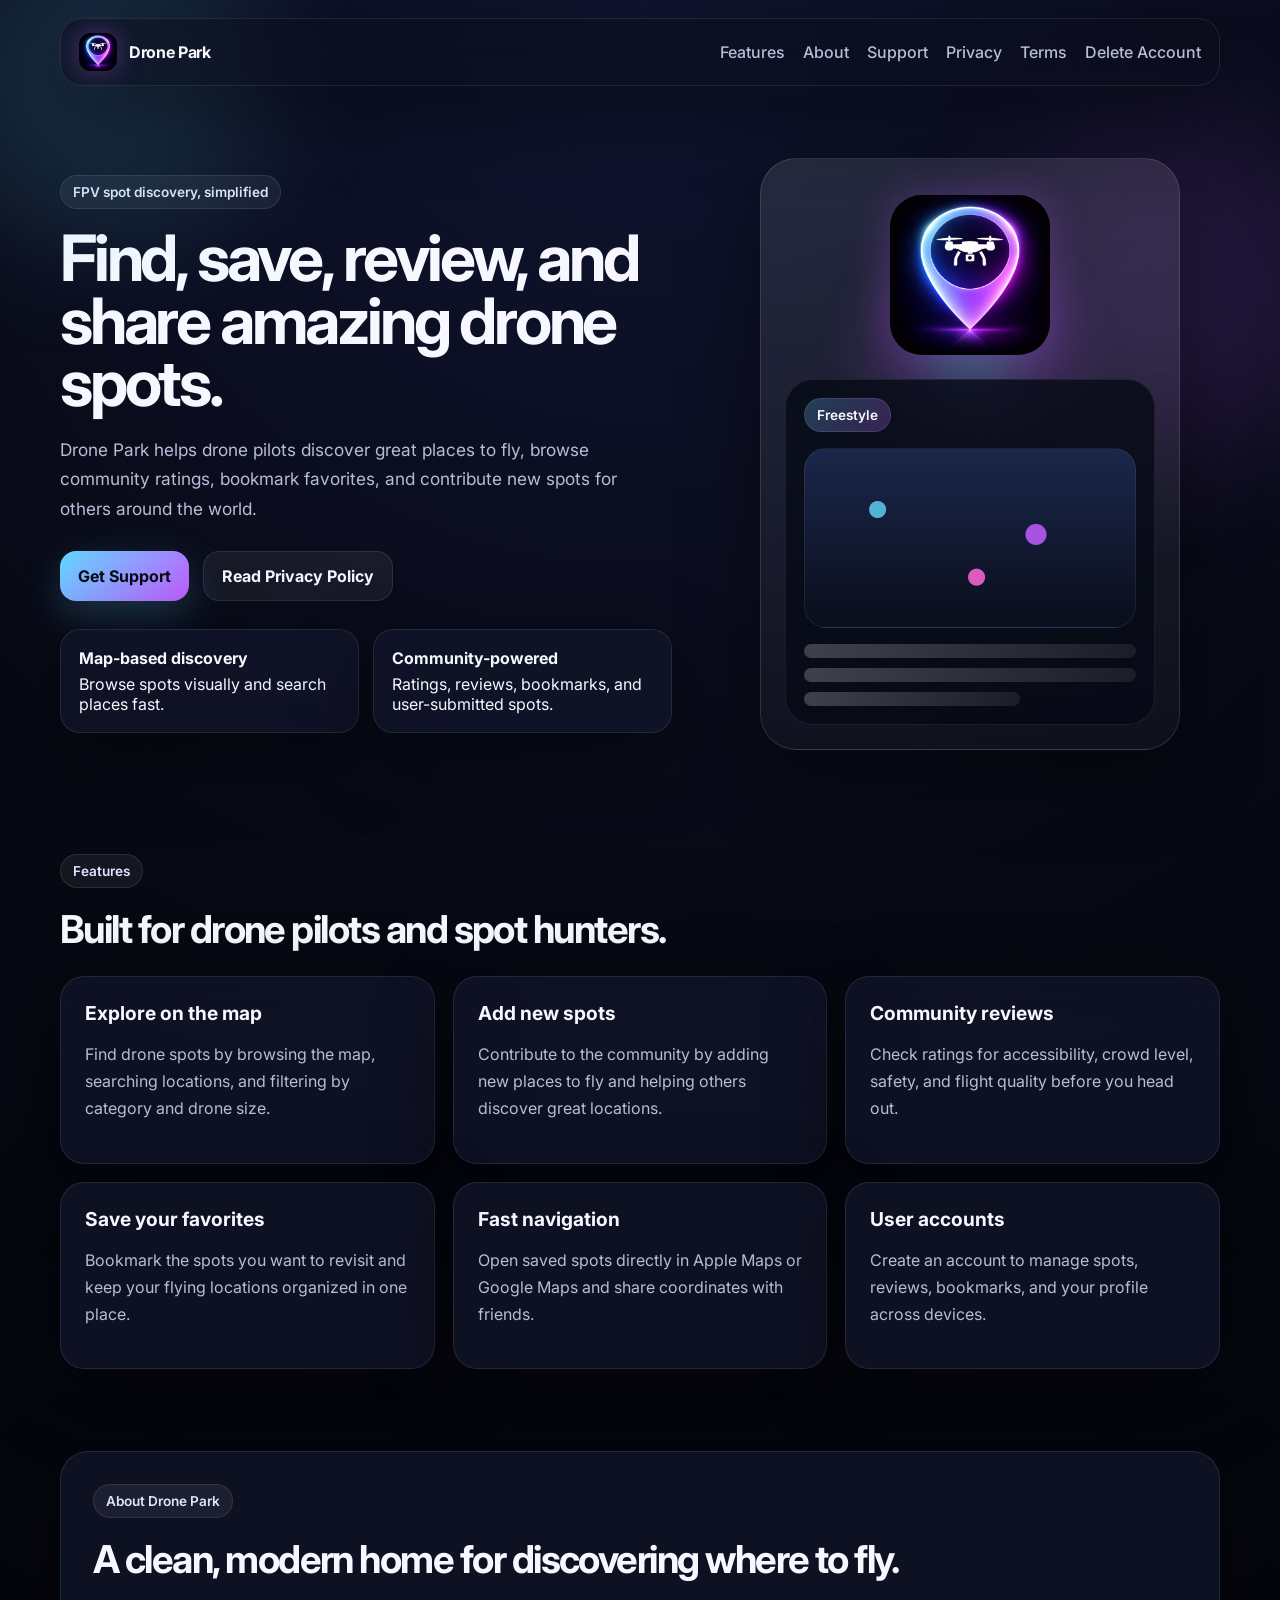
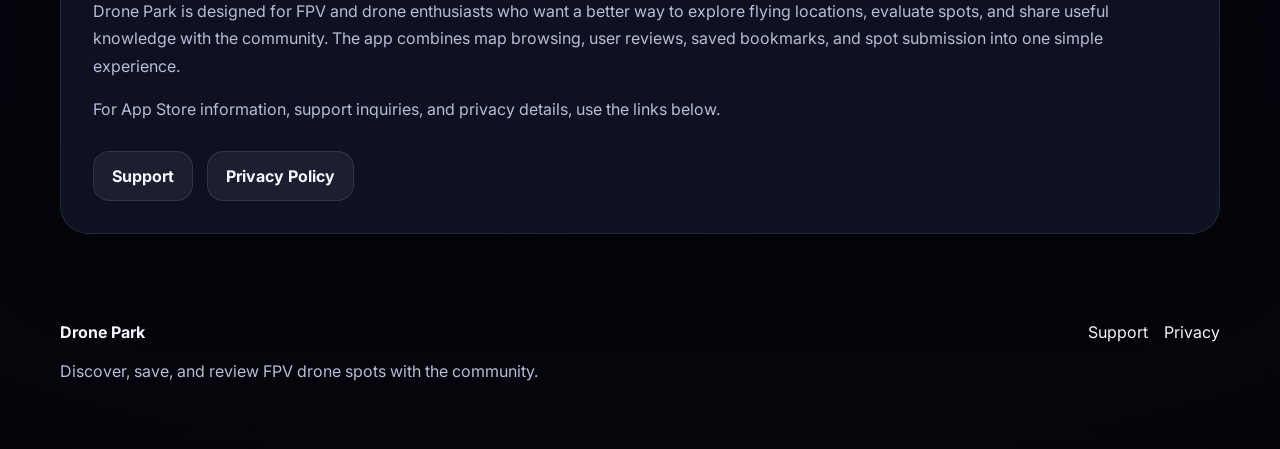
<file: index.html>
<!DOCTYPE html>
<html lang="en">
<head>
  <meta charset="UTF-8" />
  <meta name="viewport" content="width=device-width, initial-scale=1.0" />
  <title>Drone Park — Discover Drone Spots Worldwide</title>
  <meta name="description" content="Drone Park helps pilots discover, save, review, and share drone flying spots around the world." />
  <meta name="theme-color" content="#0a0a14" />
  <link rel="preconnect" href="https://fonts.googleapis.com">
  <link rel="preconnect" href="https://fonts.gstatic.com" crossorigin>
  <link href="https://fonts.googleapis.com/css2?family=Inter:wght@400;500;600;700;800&display=swap" rel="stylesheet">
  <link rel="icon" type="image/png" href="appicon.png" />
  <link rel="stylesheet" href="styles.css" />
</head>
<body>
  <div class="bg-orb orb-1"></div>
  <div class="bg-orb orb-2"></div>
  <div class="bg-grid"></div>

  <header class="site-header">
    <a class="brand" href="#top" aria-label="Drone Park home">
      <img src="appicon.png" alt="Drone Park app icon" class="brand-logo" />
      <span>Drone Park</span>
    </a>

    <nav class="nav">
      <a href="#features">Features</a>
      <a href="#about">About</a>
      <a href="support.html">Support</a>
      <a href="privacy.html">Privacy</a>
      <a href="terms.html">Terms</a>
      <a href="delete-account.html">Delete Account</a>
    </nav>
  </header>

  <main id="top">
    <section class="hero container">
      <div class="hero-copy">
        <span class="eyebrow">FPV spot discovery, simplified</span>
        <h1>Find, save, review, and share amazing drone spots.</h1>
        <p class="lead">
          Drone Park helps drone pilots discover great places to fly, browse community ratings,
          bookmark favorites, and contribute new spots for others around the world.
        </p>

        <div class="cta-row">
          <a class="btn btn-primary" href="support.html">Get Support</a>
          <a class="btn btn-secondary" href="privacy.html">Read Privacy Policy</a>
        </div>

        <div class="meta-row">
          <div class="meta-card">
            <strong>Map-based discovery</strong>
            <span>Browse spots visually and search places fast.</span>
          </div>
          <div class="meta-card">
            <strong>Community-powered</strong>
            <span>Ratings, reviews, bookmarks, and user-submitted spots.</span>
          </div>
        </div>
      </div>

      <div class="hero-visual">
        <div class="phone-shell">
          <div class="phone-glow"></div>
          <img src="appicon.png" alt="Drone Park logo" class="hero-logo" />
          <div class="phone-card">
            <div class="mini-pill">Freestyle</div>
            <div class="mini-map"></div>
            <div class="mini-list">
              <div class="mini-item"></div>
              <div class="mini-item"></div>
              <div class="mini-item short"></div>
            </div>
          </div>
        </div>
      </div>
    </section>

    <section id="features" class="container section">
      <div class="section-heading">
        <span class="eyebrow">Features</span>
        <h2>Built for drone pilots and spot hunters.</h2>
      </div>

      <div class="feature-grid">
        <article class="feature-card">
          <h3>Explore on the map</h3>
          <p>Find drone spots by browsing the map, searching locations, and filtering by category and drone size.</p>
        </article>
        <article class="feature-card">
          <h3>Add new spots</h3>
          <p>Contribute to the community by adding new places to fly and helping others discover great locations.</p>
        </article>
        <article class="feature-card">
          <h3>Community reviews</h3>
          <p>Check ratings for accessibility, crowd level, safety, and flight quality before you head out.</p>
        </article>
        <article class="feature-card">
          <h3>Save your favorites</h3>
          <p>Bookmark the spots you want to revisit and keep your flying locations organized in one place.</p>
        </article>
        <article class="feature-card">
          <h3>Fast navigation</h3>
          <p>Open saved spots directly in Apple Maps or Google Maps and share coordinates with friends.</p>
        </article>
        <article class="feature-card">
          <h3>User accounts</h3>
          <p>Create an account to manage spots, reviews, bookmarks, and your profile across devices.</p>
        </article>
      </div>
    </section>

    <section id="about" class="container section about-section">
      <div class="about-card">
        <span class="eyebrow">About Drone Park</span>
        <h2>A clean, modern home for discovering where to fly.</h2>
        <p>
          Drone Park is designed for FPV and drone enthusiasts who want a better way to explore flying locations,
          evaluate spots, and share useful knowledge with the community. The app combines map browsing,
          user reviews, saved bookmarks, and spot submission into one simple experience.
        </p>
        <p>
          For App Store information, support inquiries, and privacy details, use the links below.
        </p>
        <div class="link-row">
          <a href="support.html">Support</a>
          <a href="privacy.html">Privacy Policy</a>
        </div>
      </div>
    </section>
  </main>

  <footer class="site-footer container">
    <div>
      <strong>Drone Park</strong>
      <p>Discover, save, and review FPV drone spots with the community.</p>
    </div>
    <div class="footer-links">
      <a href="support.html">Support</a>
      <a href="privacy.html">Privacy</a>
    </div>
  </footer>
</body>
</html>
</file>
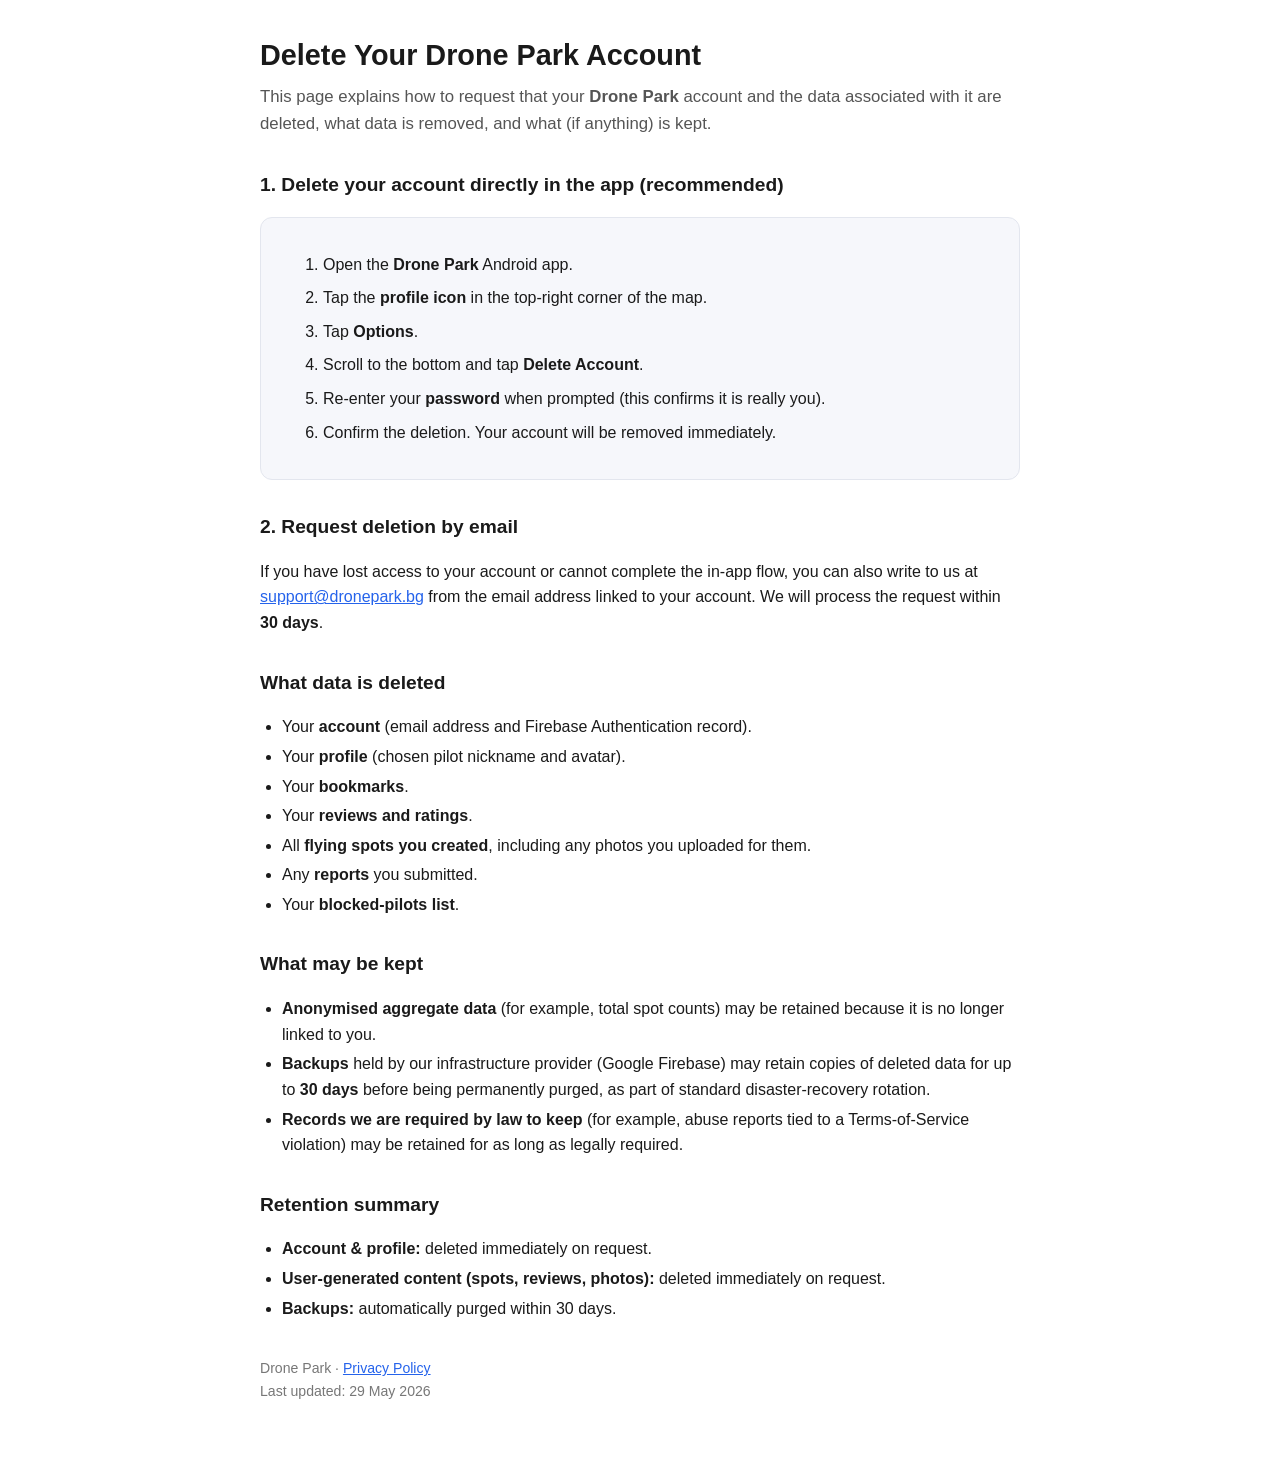
<file: delete-account.html>
<!DOCTYPE html>
<html lang="en">
<head>
<meta charset="UTF-8">
<meta name="viewport" content="width=device-width, initial-scale=1.0">
<title>Delete Your Drone Park Account</title>
<style>
  :root { color-scheme: light dark; }
  body {
    font-family: -apple-system, BlinkMacSystemFont, "Segoe UI", Roboto, Helvetica, Arial, sans-serif;
    max-width: 760px; margin: 0 auto; padding: 32px 22px 64px;
    line-height: 1.6; color: #1a1a1a; background: #ffffff;
  }
  @media (prefers-color-scheme: dark) {
    body { background: #0b0e14; color: #e6e8ee; }
    h1, h2 { color: #ffffff; }
    .card { background: #161a22; border-color: #232936; }
    code { background: #232936; color: #d6d9e0; }
  }
  h1 { font-size: 1.8rem; margin: 0 0 6px; }
  h2 { font-size: 1.2rem; margin: 32px 0 10px; }
  .lead { color: #555; font-size: 1.05rem; margin: 0 0 28px; }
  @media (prefers-color-scheme: dark) { .lead { color: #9aa3b3; } }
  .card { background: #f6f7fb; border: 1px solid #e3e6ee; border-radius: 12px;
          padding: 18px 22px; margin: 16px 0; }
  ol li { margin: 8px 0; }
  code { background: #f0f2f7; padding: 2px 7px; border-radius: 5px; font-size: 0.92em; }
  ul { padding-left: 22px; }
  ul li { margin: 4px 0; }
  .meta { font-size: 0.88rem; color: #777; margin-top: 36px; }
  @media (prefers-color-scheme: dark) { .meta { color: #7a8294; } }
  a { color: #2563eb; }
  @media (prefers-color-scheme: dark) { a { color: #6fa3ff; } }
</style>
</head>
<body>

<h1>Delete Your Drone Park Account</h1>
<p class="lead">This page explains how to request that your <strong>Drone Park</strong> account
and the data associated with it are deleted, what data is removed, and what (if anything) is kept.</p>

<h2>1. Delete your account directly in the app (recommended)</h2>
<div class="card">
<ol>
  <li>Open the <strong>Drone Park</strong> Android app.</li>
  <li>Tap the <strong>profile icon</strong> in the top-right corner of the map.</li>
  <li>Tap <strong>Options</strong>.</li>
  <li>Scroll to the bottom and tap <strong>Delete Account</strong>.</li>
  <li>Re-enter your <strong>password</strong> when prompted (this confirms it is really you).</li>
  <li>Confirm the deletion. Your account will be removed immediately.</li>
</ol>
</div>

<h2>2. Request deletion by email</h2>
<p>If you have lost access to your account or cannot complete the in-app flow, you can also
write to us at <a href="mailto:support@dronepark.bg">support@dronepark.bg</a> from the email
address linked to your account. We will process the request within <strong>30 days</strong>.</p>

<h2>What data is deleted</h2>
<ul>
  <li>Your <strong>account</strong> (email address and Firebase Authentication record).</li>
  <li>Your <strong>profile</strong> (chosen pilot nickname and avatar).</li>
  <li>Your <strong>bookmarks</strong>.</li>
  <li>Your <strong>reviews and ratings</strong>.</li>
  <li>All <strong>flying spots you created</strong>, including any photos you uploaded for them.</li>
  <li>Any <strong>reports</strong> you submitted.</li>
  <li>Your <strong>blocked-pilots list</strong>.</li>
</ul>

<h2>What may be kept</h2>
<ul>
  <li><strong>Anonymised aggregate data</strong> (for example, total spot counts) may be retained because it is no longer linked to you.</li>
  <li><strong>Backups</strong> held by our infrastructure provider (Google Firebase) may retain
  copies of deleted data for up to <strong>30 days</strong> before being permanently purged, as
  part of standard disaster-recovery rotation.</li>
  <li><strong>Records we are required by law to keep</strong> (for example, abuse reports tied to a Terms-of-Service violation) may be retained for as long as legally required.</li>
</ul>

<h2>Retention summary</h2>
<ul>
  <li><strong>Account &amp; profile:</strong> deleted immediately on request.</li>
  <li><strong>User-generated content (spots, reviews, photos):</strong> deleted immediately on request.</li>
  <li><strong>Backups:</strong> automatically purged within 30 days.</li>
</ul>

<p class="meta">
  Drone Park · <a href="https://www.dronepark.bg/privacy.html">Privacy Policy</a><br>
  Last updated: 29 May 2026
</p>

</body>
</html>
</content>
</invoke>
</file>
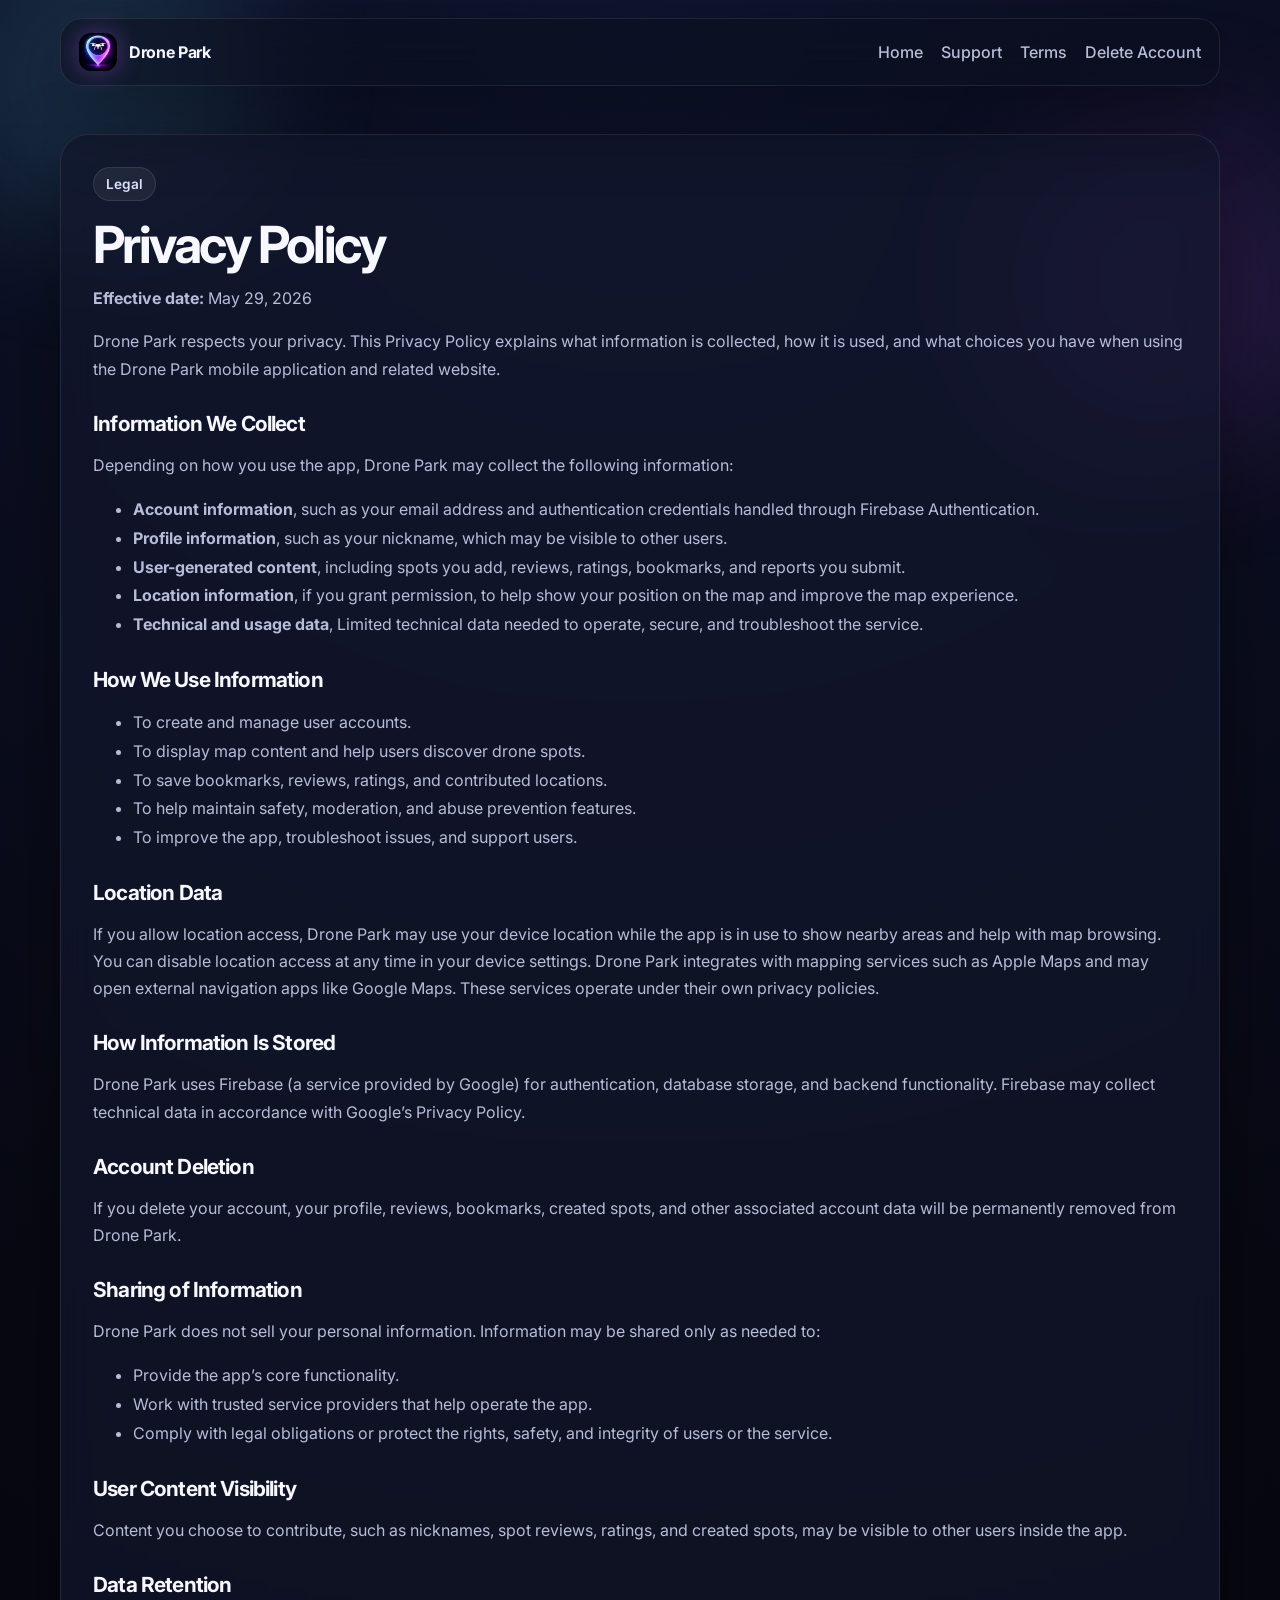
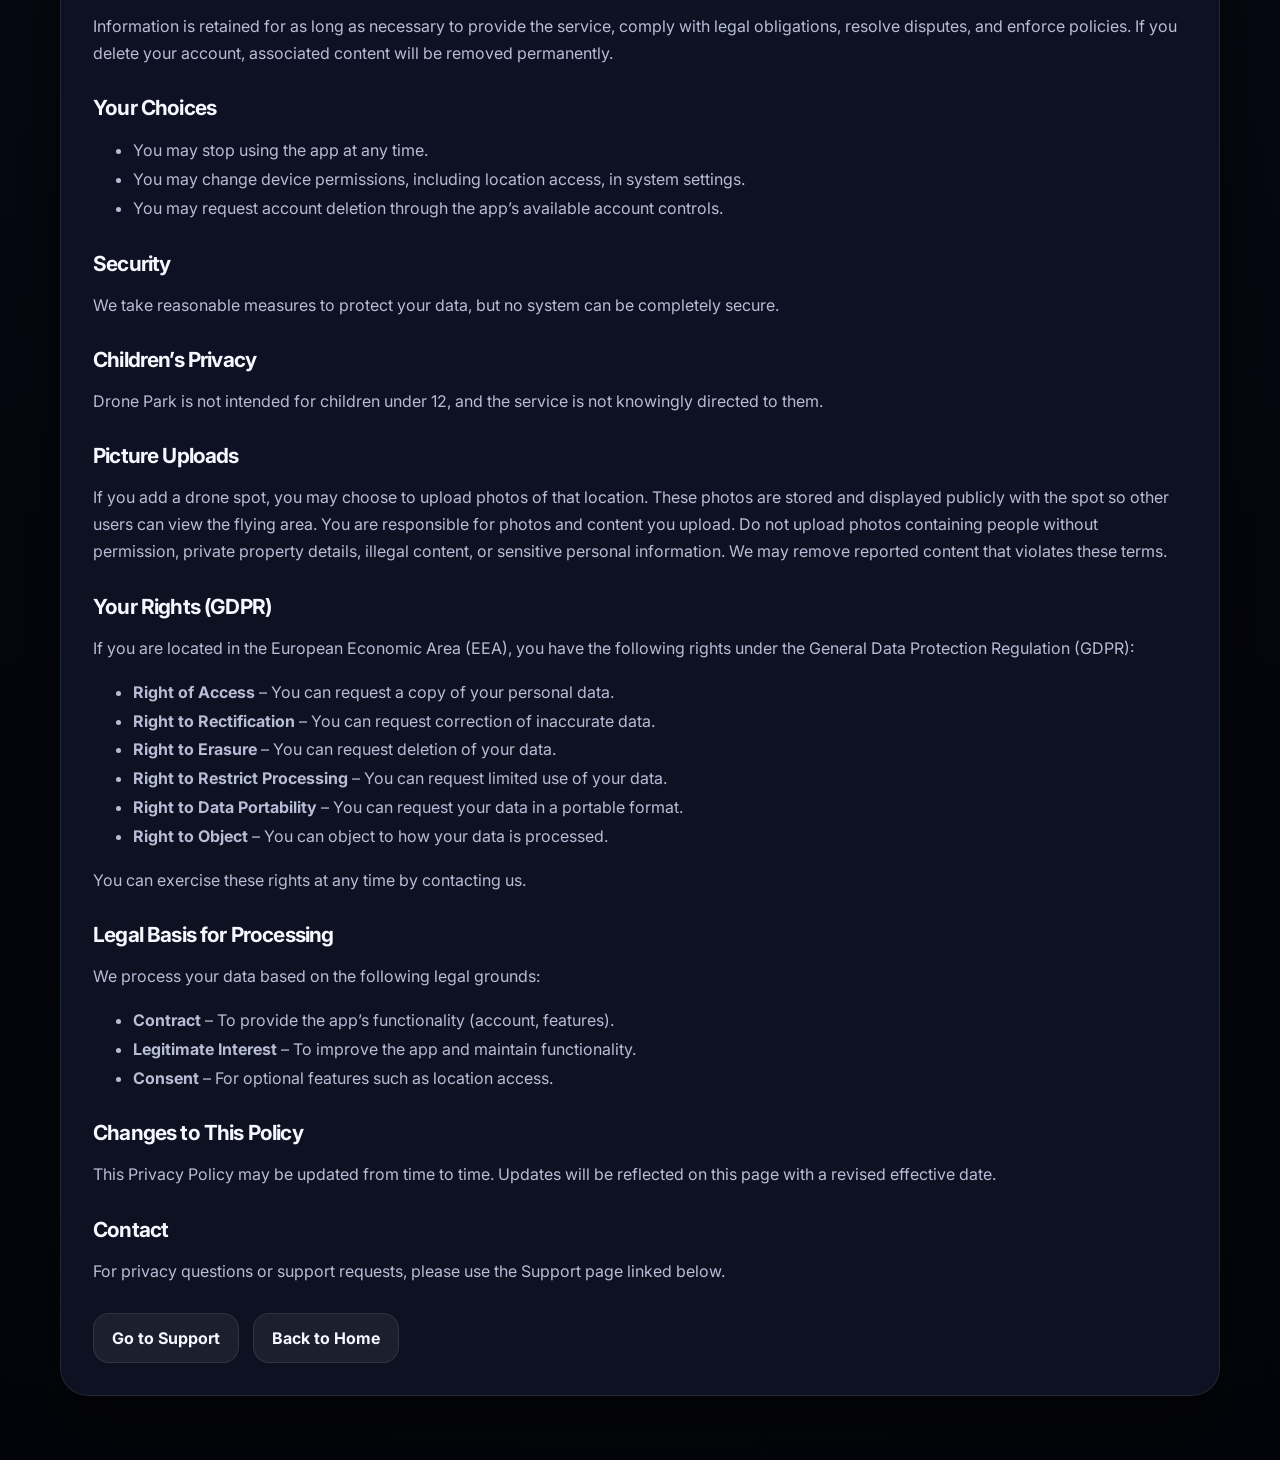
<file: privacy.html>
<!DOCTYPE html>
<html lang="en">
<head>
  <meta charset="UTF-8" />
  <meta name="viewport" content="width=device-width, initial-scale=1.0" />
  <title>Privacy Policy — Drone Park</title>
  <meta name="description" content="Privacy Policy for Drone Park." />
  <link rel="preconnect" href="https://fonts.googleapis.com">
  <link rel="preconnect" href="https://fonts.gstatic.com" crossorigin>
  <link href="https://fonts.googleapis.com/css2?family=Inter:wght@400;500;600;700;800&display=swap" rel="stylesheet">
  <link rel="icon" type="image/png" href="appicon.png" />
  <link rel="stylesheet" href="styles.css" />
</head>
<body class="legal-body">
  <div class="bg-orb orb-1"></div>
  <div class="bg-orb orb-2"></div>
  <div class="bg-grid"></div>

  <header class="site-header">
    <a class="brand" href="index.html">
      <img src="appicon.png" alt="Drone Park app icon" class="brand-logo" />
      <span>Drone Park</span>
    </a>
    <nav class="nav">
      <a href="index.html">Home</a>
      <a href="support.html">Support</a>
      <a href="terms.html">Terms</a>
      <a href="delete-account.html">Delete Account</a>
    </nav>
  </header>

  <main class="legal-wrap container">
    <article class="legal-card">
      <span class="eyebrow">Legal</span>
      <h1>Privacy Policy</h1>
      <p><strong>Effective date:</strong> May 29, 2026</p>

      <p>
        Drone Park respects your privacy. This Privacy Policy explains what information is collected,
        how it is used, and what choices you have when using the Drone Park mobile application and related website.
      </p>

      <h2>Information We Collect</h2>
      <p>Depending on how you use the app, Drone Park may collect the following information:</p>
      <ul>
        <li><strong>Account information</strong>, such as your email address and authentication credentials handled through Firebase Authentication.</li>
        <li><strong>Profile information</strong>, such as your nickname, which may be visible to other users.</li>
        <li><strong>User-generated content</strong>, including spots you add, reviews, ratings, bookmarks, and reports you submit.</li>
        <li><strong>Location information</strong>, if you grant permission, to help show your position on the map and improve the map experience.</li>
        <li><strong>Technical and usage data</strong>, Limited technical data needed to operate, secure, and troubleshoot the service.</li>
      </ul>

      <h2>How We Use Information</h2>
      <ul>
        <li>To create and manage user accounts.</li>
        <li>To display map content and help users discover drone spots.</li>
        <li>To save bookmarks, reviews, ratings, and contributed locations.</li>
        <li>To help maintain safety, moderation, and abuse prevention features.</li>
        <li>To improve the app, troubleshoot issues, and support users.</li>
      </ul>

      <h2>Location Data</h2>
      <p>
        If you allow location access, Drone Park may use your device location while the app is in use
        to show nearby areas and help with map browsing. You can disable location access at any time
        in your device settings.
        
        Drone Park integrates with mapping services such as Apple Maps and may open external navigation apps like Google Maps.  
These services operate under their own privacy policies.
      </p>

      <h2>How Information Is Stored</h2>
      <p>
        Drone Park uses Firebase (a service provided by Google) for authentication, database storage, and backend functionality.  
Firebase may collect technical data in accordance with Google’s Privacy Policy.
      </p>
      <h2>Account Deletion</h2>
      <p>
        If you delete your account, your profile, reviews, bookmarks, created spots, and other associated account data will be permanently removed from Drone Park.
      </p>

      <h2>Sharing of Information</h2>
      <p>
        Drone Park does not sell your personal information. Information may be shared only as needed to:
      </p>
      <ul>
        <li>Provide the app’s core functionality.</li>
        <li>Work with trusted service providers that help operate the app.</li>
        <li>Comply with legal obligations or protect the rights, safety, and integrity of users or the service.</li>
      </ul>

      <h2>User Content Visibility</h2>
      <p>
        Content you choose to contribute, such as nicknames, spot reviews, ratings, and created spots,
        may be visible to other users inside the app.
      </p>

      <h2>Data Retention</h2>
      <p>
        Information is retained for as long as necessary to provide the service, comply with legal obligations,
        resolve disputes, and enforce policies. If you delete your account, associated content will be removed permanently.
      </p>

      <h2>Your Choices</h2>
      <ul>
        <li>You may stop using the app at any time.</li>
        <li>You may change device permissions, including location access, in system settings.</li>
        <li>You may request account deletion through the app’s available account controls.</li>
      </ul>

      <h2>Security</h2>
      <p>
        We take reasonable measures to protect your data, but no system can be completely secure.
      </p>

      <h2>Children’s Privacy</h2>
      <p>
        Drone Park is not intended for children under 12, and the service is not knowingly directed to them.
      </p>
      
      <h2>Picture Uploads</h2>
      <p>
        If you add a drone spot, you may choose to upload photos of that location. These photos are stored and displayed publicly with the spot so other users can view the flying area.
        You are responsible for photos and content you upload. Do not upload photos containing people without permission, private property details, illegal content, or sensitive personal information. We may remove reported content that violates these terms.
      </p>

      <h2>Your Rights (GDPR)</h2>

<p>If you are located in the European Economic Area (EEA), you have the following rights under the General Data Protection Regulation (GDPR):</p>

<ul>
    <li><strong>Right of Access</strong> – You can request a copy of your personal data.</li>
    <li><strong>Right to Rectification</strong> – You can request correction of inaccurate data.</li>
    <li><strong>Right to Erasure</strong> – You can request deletion of your data.</li>
    <li><strong>Right to Restrict Processing</strong> – You can request limited use of your data.</li>
    <li><strong>Right to Data Portability</strong> – You can request your data in a portable format.</li>
    <li><strong>Right to Object</strong> – You can object to how your data is processed.</li>
</ul>

<p>You can exercise these rights at any time by contacting us.</p>

<h2>Legal Basis for Processing</h2>

<p>We process your data based on the following legal grounds:</p>

<ul>
    <li><strong>Contract</strong> – To provide the app’s functionality (account, features).</li>
    <li><strong>Legitimate Interest</strong> – To improve the app and maintain functionality.</li>
    <li><strong>Consent</strong> – For optional features such as location access.</li>
</ul>

      <h2>Changes to This Policy</h2>
      <p>
        This Privacy Policy may be updated from time to time. Updates will be reflected on this page with a revised effective date.
      </p>

      <h2>Contact</h2>
      <p>
        For privacy questions or support requests, please use the Support page linked below.
      </p>

      <div class="link-row">
        <a href="support.html">Go to Support</a>
        <a href="index.html">Back to Home</a>
      </div>
    </article>
  </main>
</body>
</html>
</file>
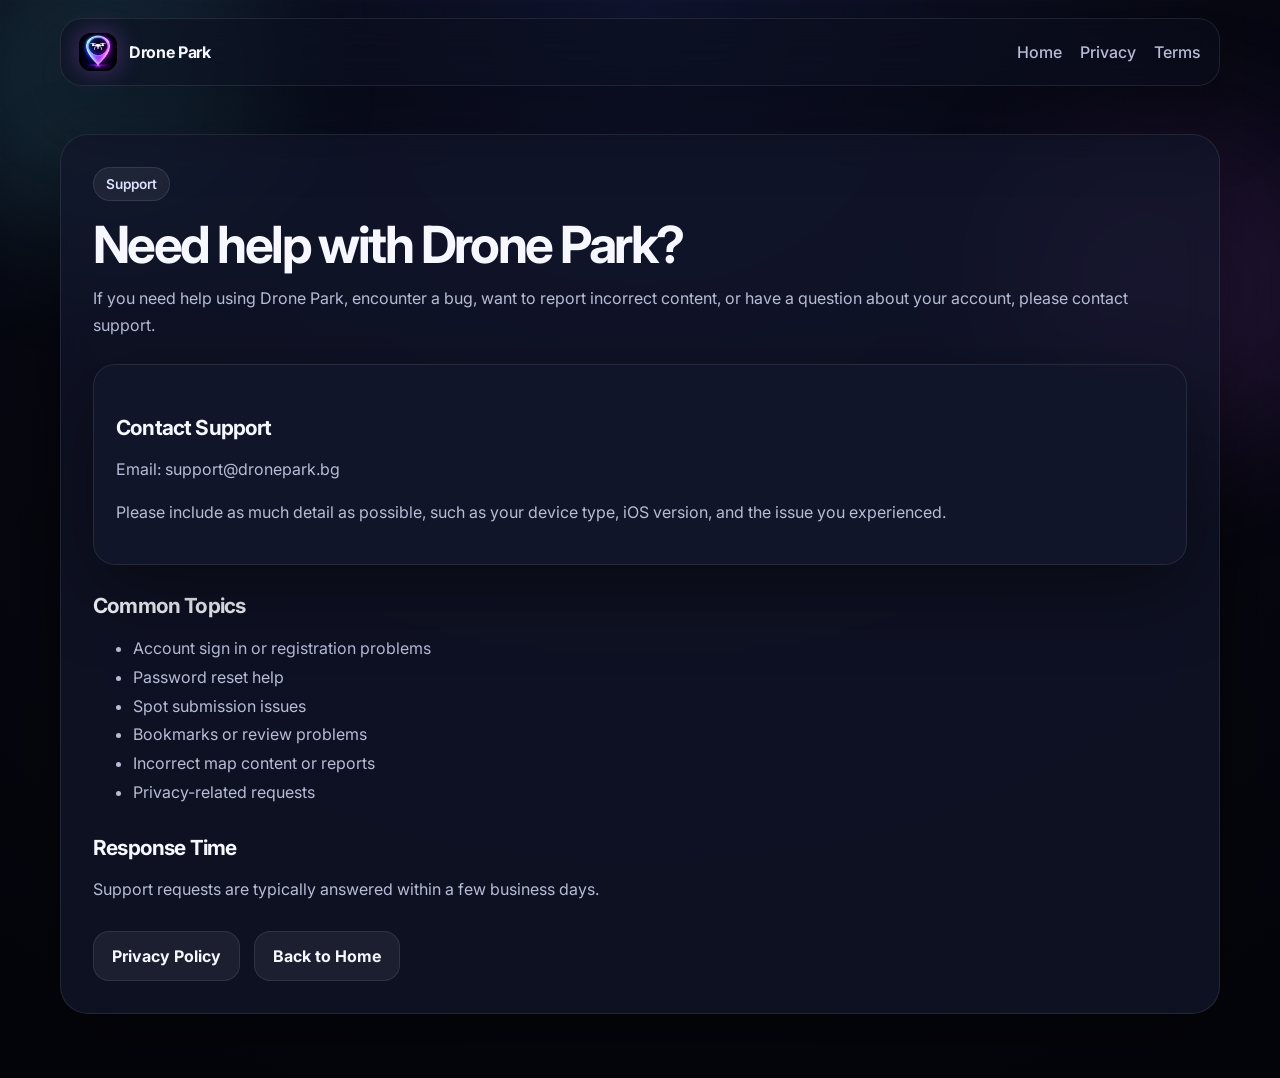
<file: support.html>
<!DOCTYPE html>
<html lang="en">
<head>
  <meta charset="UTF-8" />
  <meta name="viewport" content="width=device-width, initial-scale=1.0" />
  <title>Support — Drone Park</title>
  <meta name="description" content="Support information for Drone Park." />
  <link rel="preconnect" href="https://fonts.googleapis.com">
  <link rel="preconnect" href="https://fonts.gstatic.com" crossorigin>
  <link href="https://fonts.googleapis.com/css2?family=Inter:wght@400;500;600;700;800&display=swap" rel="stylesheet">
  <link rel="icon" type="image/png" href="appicon.png" />
  <link rel="stylesheet" href="styles.css" />
</head>
<body class="legal-body">
  <div class="bg-orb orb-1"></div>
  <div class="bg-orb orb-2"></div>
  <div class="bg-grid"></div>

  <header class="site-header">
    <a class="brand" href="index.html">
      <img src="appicon.png" alt="Drone Park app icon" class="brand-logo" />
      <span>Drone Park</span>
    </a>
    <nav class="nav">
      <a href="index.html">Home</a>
      <a href="privacy.html">Privacy</a>
      <a href="terms.html">Terms</a>
    </nav>
  </header>

  <main class="legal-wrap container">
    <article class="legal-card">
      <span class="eyebrow">Support</span>
      <h1>Need help with Drone Park?</h1>
      <p>
        If you need help using Drone Park, encounter a bug, want to report incorrect content,
        or have a question about your account, please contact support.
      </p>

      <div class="support-panel">
        <h2>Contact Support</h2>
        <p>Email: <a href="mailto:support@dronepark.bg">support@dronepark.bg</a></p>
        <p>Please include as much detail as possible, such as your device type, iOS version, and the issue you experienced.</p>
      </div>

      <h2>Common Topics</h2>
      <ul>
        <li>Account sign in or registration problems</li>
        <li>Password reset help</li>
        <li>Spot submission issues</li>
        <li>Bookmarks or review problems</li>
        <li>Incorrect map content or reports</li>
        <li>Privacy-related requests</li>
      </ul>

      <h2>Response Time</h2>
      <p>
        Support requests are typically answered within a few business days.
      </p>

      <div class="link-row">
        <a href="privacy.html">Privacy Policy</a>
        <a href="index.html">Back to Home</a>
      </div>
    </article>
  </main>
</body>
</html>
</file>
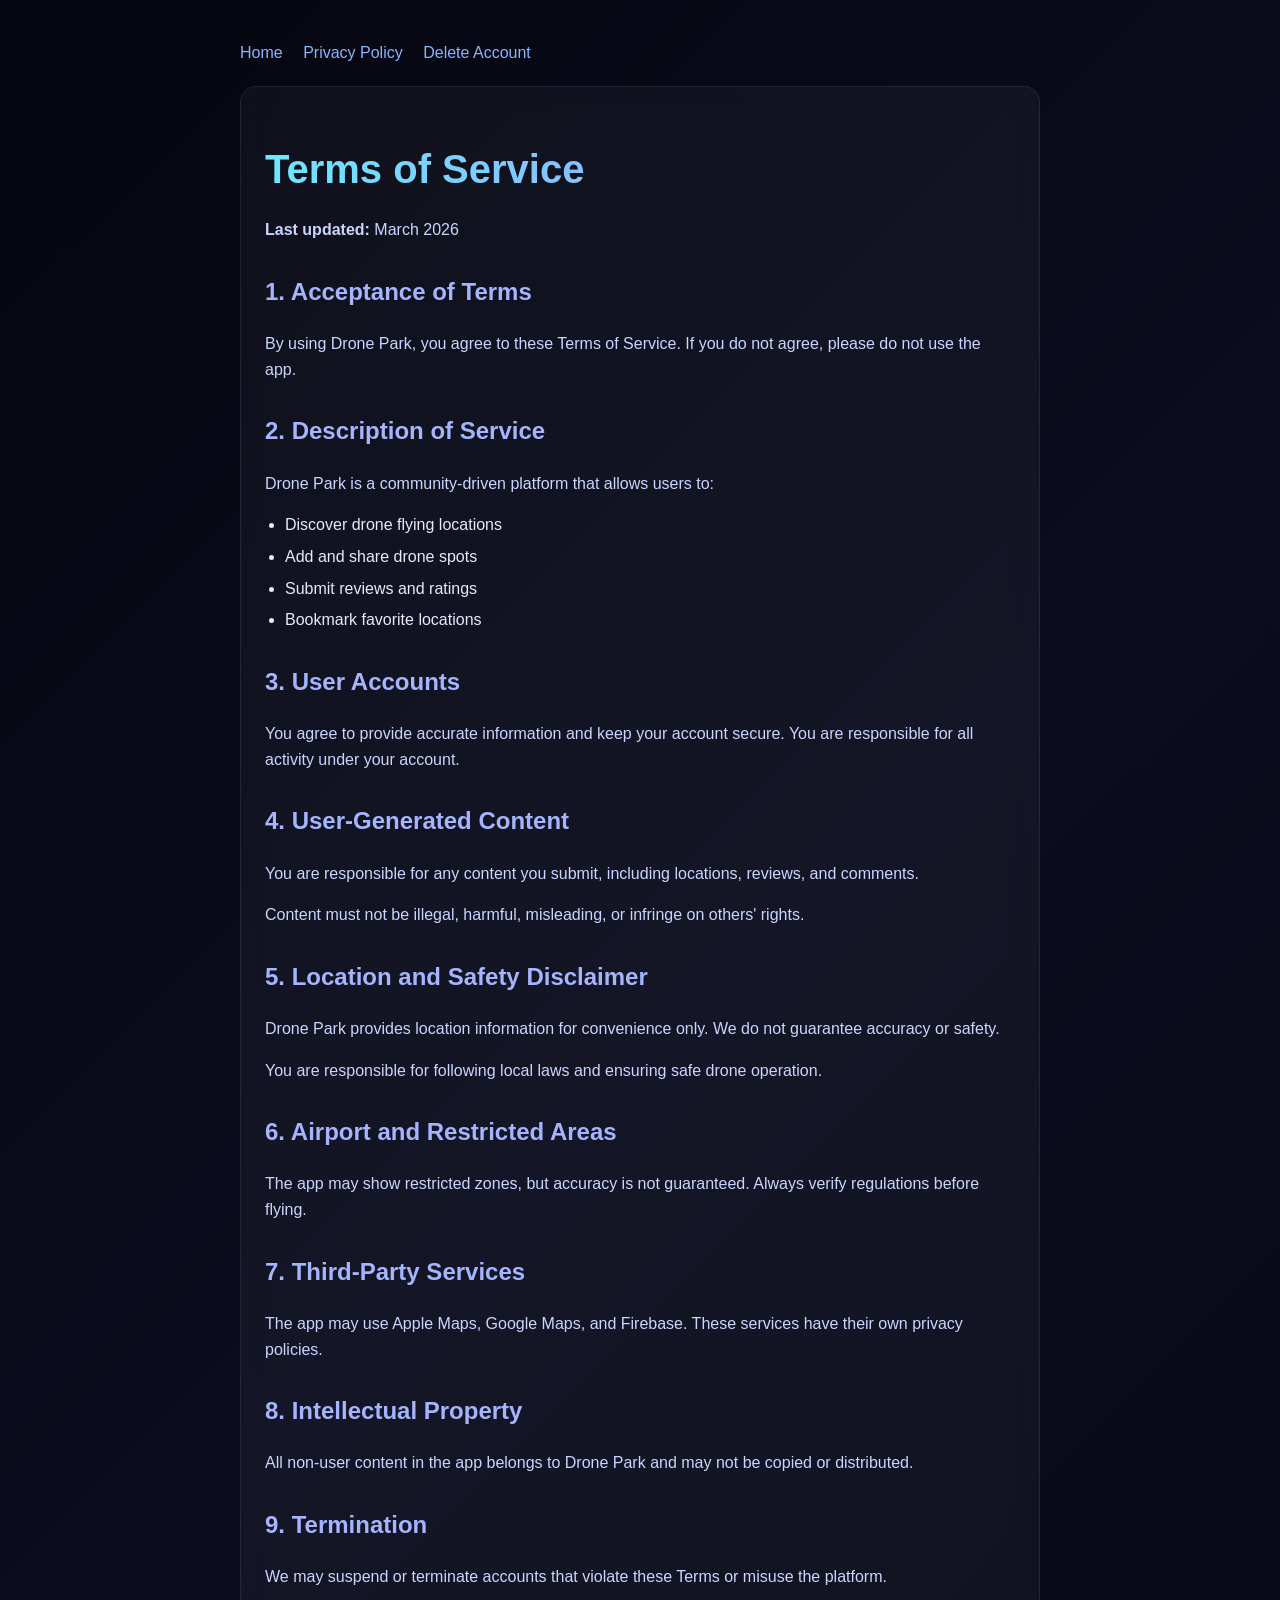
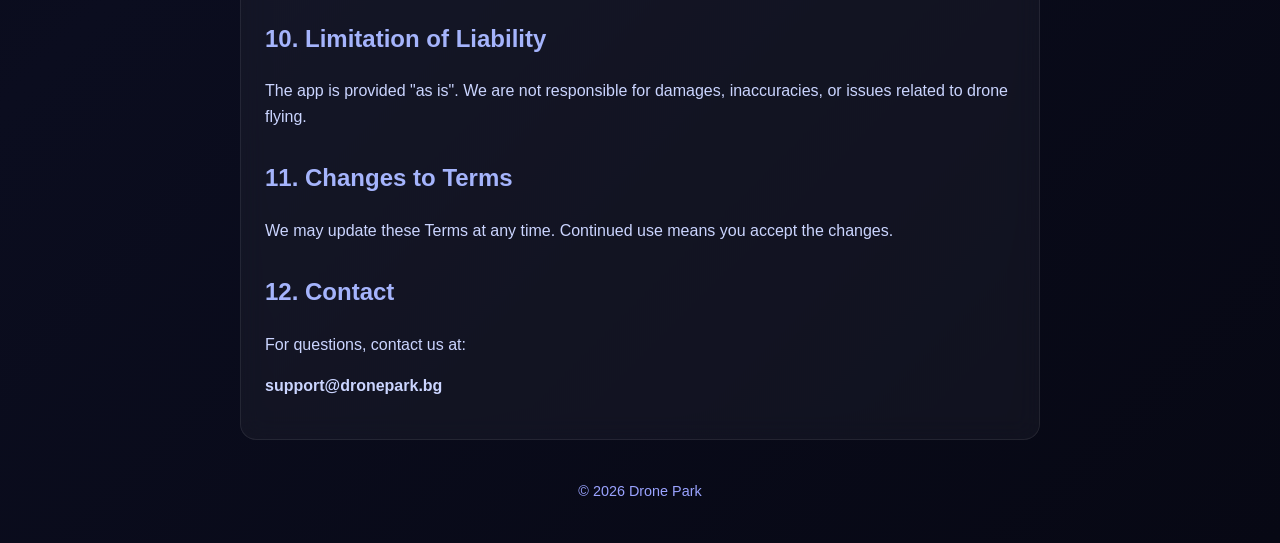
<file: terms.html>
<!DOCTYPE html>
<html lang="en">
<head>
    <meta charset="UTF-8">
    <meta name="viewport" content="width=device-width, initial-scale=1.0">
    <title>Terms of Service – Drone Park</title>
    <style>
        body {
            margin: 0;
            font-family: -apple-system, BlinkMacSystemFont, "Segoe UI", Roboto, sans-serif;
            background: linear-gradient(135deg, #05060f, #0b0d1f, #070814);
            color: #e6e9ff;
            line-height: 1.6;
        }

        .container {
            max-width: 800px;
            margin: auto;
            padding: 40px 20px;
        }

        h1 {
            font-size: 2.5rem;
            margin-bottom: 10px;
            background: linear-gradient(90deg, #6ee7ff, #a78bfa);
            -webkit-background-clip: text;
            -webkit-text-fill-color: transparent;
        }

        h2 {
            margin-top: 30px;
            color: #a5b4fc;
        }

        p {
            color: #cbd5ff;
        }

        ul {
            padding-left: 20px;
        }

        li {
            margin-bottom: 6px;
        }

        .card {
            background: rgba(255,255,255,0.04);
            border-radius: 16px;
            padding: 24px;
            backdrop-filter: blur(12px);
            border: 1px solid rgba(255,255,255,0.08);
        }

        .footer {
            margin-top: 40px;
            text-align: center;
            font-size: 0.9rem;
            color: #9aa3ff;
        }

        a {
            color: #8ab4ff;
            text-decoration: none;
        }

        a:hover {
            text-decoration: underline;
        }

        .nav {
            margin-bottom: 20px;
        }

        .nav a {
            margin-right: 16px;
        }
    </style>
</head>
<body>

<div class="container">
    <div class="nav">
        <a href="index.html">Home</a>
        <a href="privacy.html">Privacy Policy</a>
        <a href="delete-account.html">Delete Account</a>
    </div>

    <div class="card">
        <h1>Terms of Service</h1>
        <p><strong>Last updated:</strong> March 2026</p>

        <h2>1. Acceptance of Terms</h2>
        <p>By using Drone Park, you agree to these Terms of Service. If you do not agree, please do not use the app.</p>

        <h2>2. Description of Service</h2>
        <p>Drone Park is a community-driven platform that allows users to:</p>
        <ul>
            <li>Discover drone flying locations</li>
            <li>Add and share drone spots</li>
            <li>Submit reviews and ratings</li>
            <li>Bookmark favorite locations</li>
        </ul>

        <h2>3. User Accounts</h2>
        <p>You agree to provide accurate information and keep your account secure. You are responsible for all activity under your account.</p>

        <h2>4. User-Generated Content</h2>
        <p>You are responsible for any content you submit, including locations, reviews, and comments.</p>
        <p>Content must not be illegal, harmful, misleading, or infringe on others' rights.</p>

        <h2>5. Location and Safety Disclaimer</h2>
        <p>Drone Park provides location information for convenience only. We do not guarantee accuracy or safety.</p>
        <p>You are responsible for following local laws and ensuring safe drone operation.</p>

        <h2>6. Airport and Restricted Areas</h2>
        <p>The app may show restricted zones, but accuracy is not guaranteed. Always verify regulations before flying.</p>

        <h2>7. Third-Party Services</h2>
        <p>The app may use Apple Maps, Google Maps, and Firebase. These services have their own privacy policies.</p>

        <h2>8. Intellectual Property</h2>
        <p>All non-user content in the app belongs to Drone Park and may not be copied or distributed.</p>

        <h2>9. Termination</h2>
        <p>We may suspend or terminate accounts that violate these Terms or misuse the platform.</p>

        <h2>10. Limitation of Liability</h2>
        <p>The app is provided "as is". We are not responsible for damages, inaccuracies, or issues related to drone flying.</p>

        <h2>11. Changes to Terms</h2>
        <p>We may update these Terms at any time. Continued use means you accept the changes.</p>

        <h2>12. Contact</h2>
        <p>For questions, contact us at:</p>
        <p><strong>support@dronepark.bg</strong></p>
    </div>

    <div class="footer">
        © 2026 Drone Park
    </div>
</div>

</body>
</html>
</file>
<file: styles.css>
:root {
  --bg: #070812;
  --bg-soft: rgba(13, 18, 34, 0.72);
  --card: rgba(18, 23, 44, 0.72);
  --card-strong: rgba(21, 27, 53, 0.88);
  --text: #f7f8ff;
  --muted: #b7bdd7;
  --line: rgba(255, 255, 255, 0.09);
  --blue: #62d7ff;
  --purple: #c25cff;
  --pink: #ff67da;
  --shadow: 0 24px 80px rgba(0, 0, 0, 0.45);
}

* { box-sizing: border-box; }
html { scroll-behavior: smooth; }
body {
  margin: 0;
  font-family: 'Inter', system-ui, sans-serif;
  color: var(--text);
  background: radial-gradient(circle at top, #101531 0%, var(--bg) 46%, #04050a 100%);
  min-height: 100vh;
  overflow-x: hidden;
}

a { color: inherit; text-decoration: none; }
p { color: var(--muted); line-height: 1.7; }
ul { color: var(--muted); line-height: 1.8; }

.container {
  width: min(1160px, calc(100% - 32px));
  margin: 0 auto;
}

.site-header {
  position: sticky;
  top: 0;
  z-index: 50;
  display: flex;
  align-items: center;
  justify-content: space-between;
  width: min(1160px, calc(100% - 32px));
  margin: 18px auto 0;
  padding: 14px 18px;
  background: rgba(11, 14, 28, 0.58);
  backdrop-filter: blur(18px);
  border: 1px solid var(--line);
  border-radius: 22px;
  box-shadow: var(--shadow);
}

.brand {
  display: inline-flex;
  align-items: center;
  gap: 12px;
  font-weight: 700;
  letter-spacing: -0.02em;
}

.brand-logo {
  width: 38px;
  height: 38px;
  border-radius: 12px;
  object-fit: cover;
  box-shadow: 0 0 24px rgba(194, 92, 255, 0.35);
}

.nav {
  display: flex;
  gap: 18px;
  flex-wrap: wrap;
}

.nav a {
  color: var(--muted);
  font-weight: 500;
}

.hero {
  display: grid;
  grid-template-columns: 1.1fr 0.9fr;
  gap: 48px;
  align-items: center;
  padding: 72px 0 40px;
}

.eyebrow {
  display: inline-flex;
  padding: 8px 12px;
  border-radius: 999px;
  background: rgba(255,255,255,0.06);
  border: 1px solid rgba(255,255,255,0.1);
  color: #dfe4ff;
  font-size: 0.85rem;
  font-weight: 600;
  margin-bottom: 18px;
}

h1 {
  margin: 0;
  font-size: clamp(2.6rem, 5vw, 5rem);
  line-height: 0.98;
  letter-spacing: -0.05em;
}

h2 {
  margin: 0 0 12px;
  font-size: clamp(2rem, 3vw, 3rem);
  letter-spacing: -0.04em;
}

h3 { margin: 0 0 10px; font-size: 1.2rem; }
.lead { font-size: 1.08rem; max-width: 62ch; margin: 20px 0 0; }

.cta-row, .link-row {
  display: flex;
  gap: 14px;
  flex-wrap: wrap;
  margin-top: 28px;
}

.btn, .link-row a {
  display: inline-flex;
  align-items: center;
  justify-content: center;
  min-height: 50px;
  padding: 0 18px;
  border-radius: 16px;
  font-weight: 700;
  transition: transform .2s ease, box-shadow .2s ease, background .2s ease;
}

.btn:hover, .link-row a:hover { transform: translateY(-1px); }

.btn-primary {
  background: linear-gradient(135deg, var(--blue), var(--purple));
  color: #090b14;
  box-shadow: 0 14px 40px rgba(98, 215, 255, 0.22);
}

.btn-secondary, .link-row a {
  background: rgba(255,255,255,0.06);
  border: 1px solid var(--line);
  color: var(--text);
}

.meta-row {
  display: grid;
  grid-template-columns: repeat(2, 1fr);
  gap: 14px;
  margin-top: 28px;
}

.meta-card, .feature-card, .about-card, .legal-card, .support-panel {
  background: var(--card);
  border: 1px solid var(--line);
  backdrop-filter: blur(18px);
  box-shadow: var(--shadow);
}

.meta-card {
  padding: 18px;
  border-radius: 20px;
}

.meta-card strong {
  display: block;
  margin-bottom: 6px;
}

.hero-visual {
  display: flex;
  justify-content: center;
}

.phone-shell {
  position: relative;
  width: min(420px, 100%);
  aspect-ratio: 0.86;
  padding: 24px;
  border-radius: 36px;
  background: linear-gradient(180deg, rgba(255,255,255,0.1), rgba(255,255,255,0.03));
  border: 1px solid rgba(255,255,255,0.12);
  box-shadow: var(--shadow);
}

.phone-glow {
  position: absolute;
  inset: 18% 12% auto;
  height: 180px;
  background: radial-gradient(circle, rgba(98,215,255,0.32), rgba(194,92,255,0.18), transparent 72%);
  filter: blur(18px);
}

.hero-logo {
  position: relative;
  display: block;
  width: 160px;
  margin: 12px auto 24px;
  border-radius: 32px;
  box-shadow: 0 0 40px rgba(194, 92, 255, 0.28);
}

.phone-card {
  position: relative;
  border-radius: 28px;
  padding: 18px;
  background: rgba(7, 10, 22, 0.8);
  border: 1px solid rgba(255,255,255,0.08);
}

.mini-pill {
  display: inline-block;
  padding: 8px 12px;
  border-radius: 999px;
  background: linear-gradient(135deg, rgba(98,215,255,0.25), rgba(194,92,255,0.25));
  border: 1px solid rgba(255,255,255,0.1);
  font-weight: 600;
  font-size: 0.85rem;
}

.mini-map {
  height: 180px;
  margin-top: 16px;
  border-radius: 22px;
  background:
    radial-gradient(circle at 22% 34%, rgba(98,215,255,0.8) 0 8px, transparent 9px),
    radial-gradient(circle at 70% 48%, rgba(194,92,255,0.85) 0 10px, transparent 11px),
    radial-gradient(circle at 52% 72%, rgba(255,103,218,0.85) 0 8px, transparent 9px),
    linear-gradient(180deg, rgba(28,41,78,0.95), rgba(11,15,29,0.9));
  border: 1px solid rgba(255,255,255,0.08);
}

.mini-list {
  display: grid;
  gap: 10px;
  margin-top: 16px;
}

.mini-item {
  height: 14px;
  border-radius: 999px;
  background: linear-gradient(90deg, rgba(255,255,255,0.22), rgba(255,255,255,0.08));
}

.mini-item.short { width: 65%; }

.section { padding: 64px 0; }
.section-heading { max-width: 760px; margin-bottom: 24px; }

.feature-grid {
  display: grid;
  grid-template-columns: repeat(3, 1fr);
  gap: 18px;
}

.feature-card {
  padding: 24px;
  border-radius: 24px;
}

.about-section { padding-top: 18px; }
.about-card {
  padding: 32px;
  border-radius: 28px;
}

.site-footer {
  display: flex;
  justify-content: space-between;
  gap: 24px;
  padding: 24px 0 48px;
}

.footer-links {
  display: flex;
  gap: 16px;
  align-items: flex-start;
  flex-wrap: wrap;
}

.legal-wrap {
  padding: 48px 0 64px;
}

.legal-card {
  padding: 32px;
  border-radius: 28px;
}

.legal-card h1 {
  font-size: clamp(2.2rem, 4vw, 3.8rem);
  margin-bottom: 16px;
}

.legal-card h2 {
  font-size: 1.3rem;
  margin-top: 28px;
  margin-bottom: 10px;
}

.support-panel {
  padding: 22px;
  border-radius: 22px;
  margin: 24px 0;
}

.bg-orb {
  position: fixed;
  border-radius: 999px;
  filter: blur(70px);
  pointer-events: none;
  opacity: 0.45;
}

.orb-1 {
  width: 320px;
  height: 320px;
  background: rgba(98, 215, 255, 0.35);
  top: -80px;
  left: -60px;
}

.orb-2 {
  width: 340px;
  height: 340px;
  background: rgba(194, 92, 255, 0.32);
  right: -60px;
  top: 120px;
}

.bg-grid {
  position: fixed;
  inset: 0;
  background-image: linear-gradient(rgba(255,255,255,0.03) 1px, transparent 1px), linear-gradient(90deg, rgba(255,255,255,0.03) 1px, transparent 1px);
  background-size: 40px 40px;
  mask-image: linear-gradient(to bottom, rgba(255,255,255,0.25), transparent 75%);
  pointer-events: none;
}

@media (max-width: 920px) {
  .hero,
  .feature-grid,
  .meta-row,
  .site-footer {
    grid-template-columns: 1fr;
    display: grid;
  }

  .hero { padding-top: 42px; }
  .nav { display: none; }
}

@media (max-width: 640px) {
  .site-header { padding: 12px 14px; }
  .brand-logo { width: 34px; height: 34px; }
  .section, .legal-wrap { padding-top: 34px; }
  .feature-card, .about-card, .legal-card { padding: 22px; }
  .phone-shell { padding: 18px; border-radius: 28px; }
  .hero-logo { width: 124px; }
}
</file>
